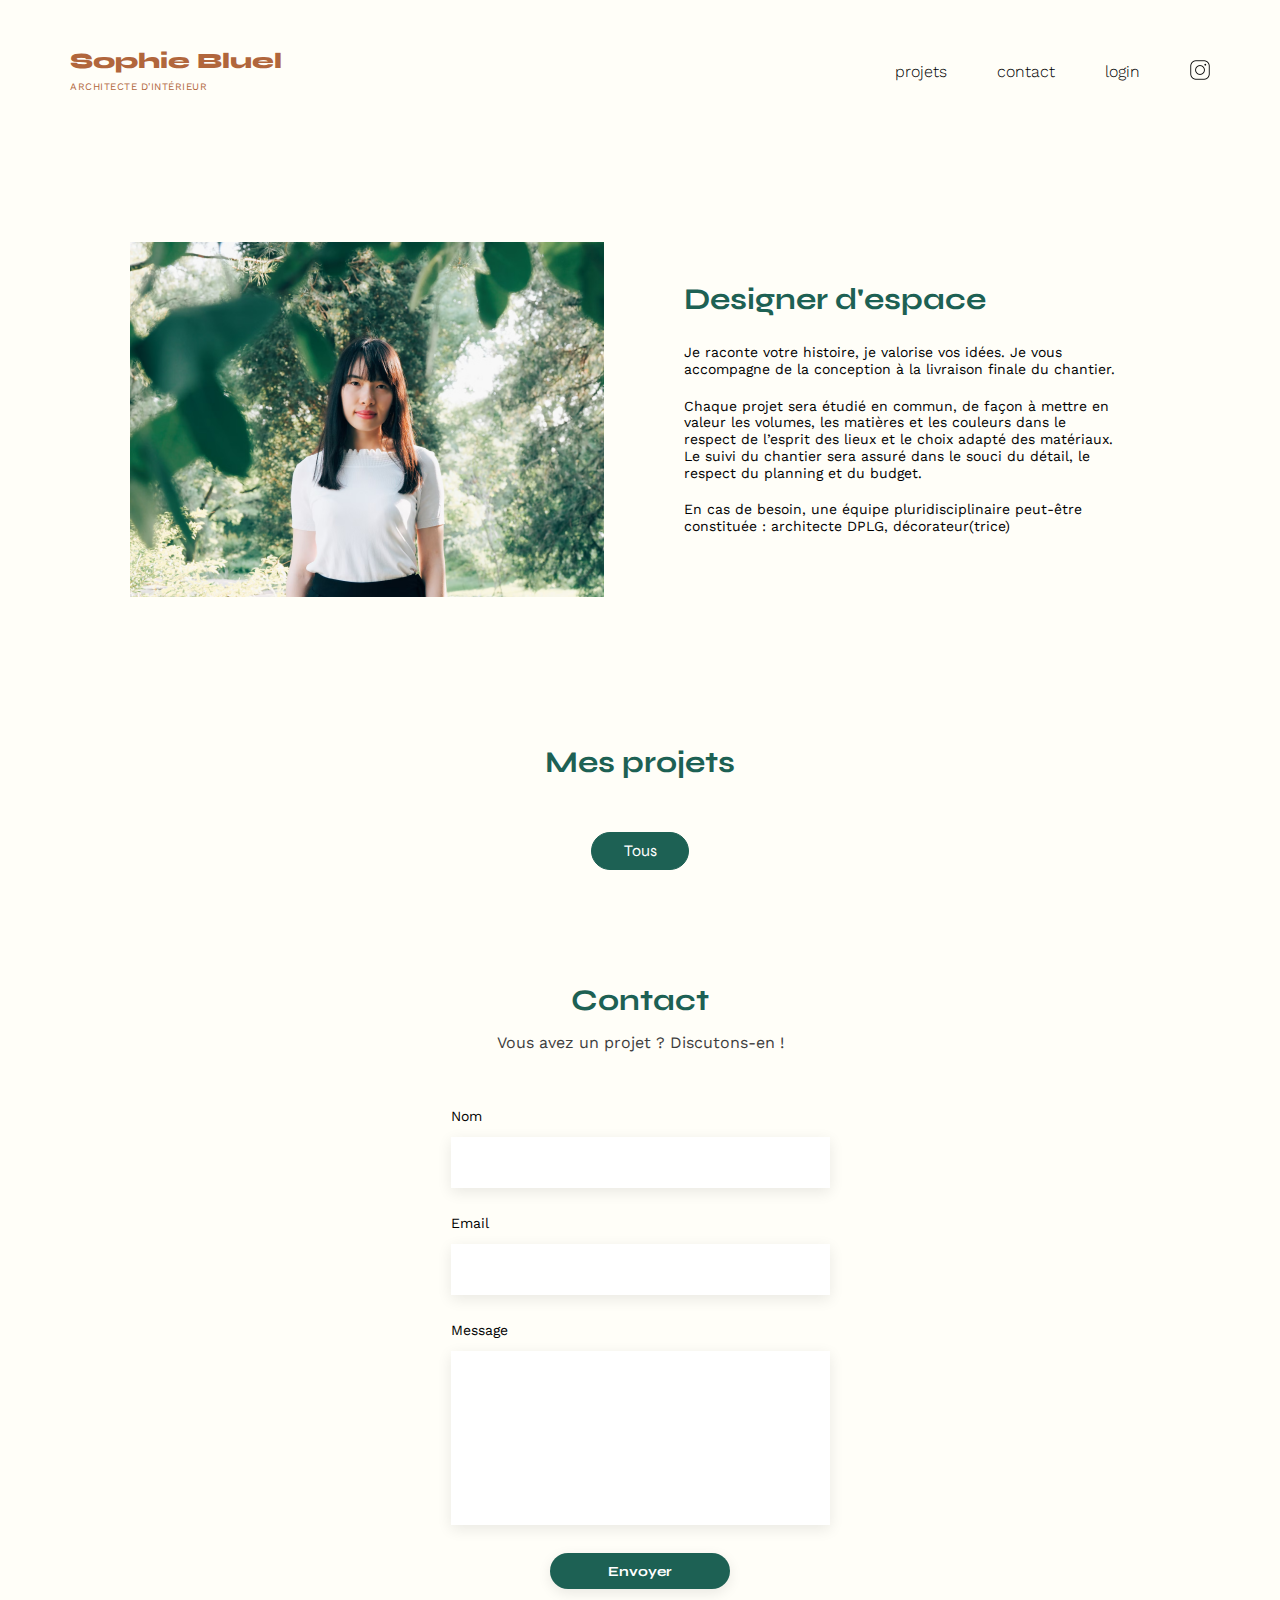
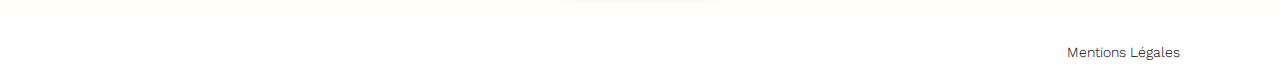
<file: FrontEnd/index.html>
<!DOCTYPE html>
<html lang="fr">
  <head>
    <meta charset="UTF-8" />
    <title>Sophie Bluel - Architecte d'intérieur</title>
    <meta name="viewport" content="width=device-width, initial-scale=1.0" />
    <link rel="preconnect" href="https://fonts.googleapis.com" />
    <link rel="preconnect" href="https://fonts.gstatic.com" crossorigin />
    <link
      href="https://fonts.googleapis.com/css2?family=Syne:wght@700;800&family=Work+Sans:wght@300;400;500;700&display=swap"
      rel="stylesheet"
    />
    <link
      rel="stylesheet"
      href="https://cdnjs.cloudflare.com/ajax/libs/font-awesome/6.2.1/css/all.min.css"
    />
    <meta name="description" content="" />
    <link rel="stylesheet" href="./assets/style.css" />
    <link rel="stylesheet" href="./assets/modale.css" />
  </head>
  <body>
    <header>
      <a href="./index.html">
        <h1>Sophie Bluel <span>ARCHITECTE D'INTÉRIEUR</span></h1>
      </a>
      <nav>
        <ul>
          <li><a href="#portfolio">projets</a></li>
          <li><a href="#contact">contact</a></li>
          <li class="login"><a href="./Login.html">login</a></li>
          <li class="logo-container">
            <a href="">
              <img
                src="./assets/icons/instagram.png"
                alt="Instagram"
                id="logo-instagram"
              />
            </a>
          </li>
        </ul>
      </nav>
    </header>
    <main>
      <section id="introduction">
        <h2 class="balise-cachee">Introduction</h2>
        <figure>
          <img src="./assets/images/sophie-bluel.png" alt="" />
        </figure>
        <div class="article-wrapper">
          <article>
            <h2>Designer d'espace</h2>
            <p>
              Je raconte votre histoire, je valorise vos idées. Je vous
              accompagne de la conception à la livraison finale du chantier.
            </p>
            <p>
              Chaque projet sera étudié en commun, de façon à mettre en valeur
              les volumes, les matières et les couleurs dans le respect de
              l’esprit des lieux et le choix adapté des matériaux. Le suivi du
              chantier sera assuré dans le souci du détail, le respect du
              planning et du budget.
            </p>
            <p>
              En cas de besoin, une équipe pluridisciplinaire peut-être
              constituée : architecte DPLG, décorateur(trice)
            </p>
          </article>
        </div>
      </section>
      <section id="portfolio">
        <h2 class="portfolio__title">Mes projets</h2>
        <div class="filtres"></div>
        <div class="section-wrapper">
          <div class="gallery"></div>
        </div>
      </section>
      <section id="contact">
        <h2>Contact</h2>
        <p>Vous avez un projet ? Discutons-en !</p>
        <form action="#" method="post">
          <label for="name">Nom</label>
          <input type="text" name="name" id="name" />
          <label for="email">Email</label>
          <input type="email" name="email" id="email" />
          <label for="message">Message</label>
          <textarea name="message" id="message" cols="30" rows="10"></textarea>
          <input
            type="submit"
            value="Envoyer"
            onclick="event.preventDefault()"
          />
        </form>
      </section>
    </main>

    <footer>
      <nav>
        <ul>
          <li class="mentions-legales">Mentions Légales</li>
        </ul>
      </nav>
    </footer>
    <script type="module" src="./js/works.js"></script>
    <script type="module" src="./js/filtres.js"></script>
    <script type="module" src="./js/admin/adminPage.js"></script>
    <script type="module" src="./js/admin/editModale.js"></script>
    <script type="module" src="./js/admin/deleteWork.js"></script>
    <script type="module" src="./js/admin/addWork.js"></script>
  </body>
</html>
</file>
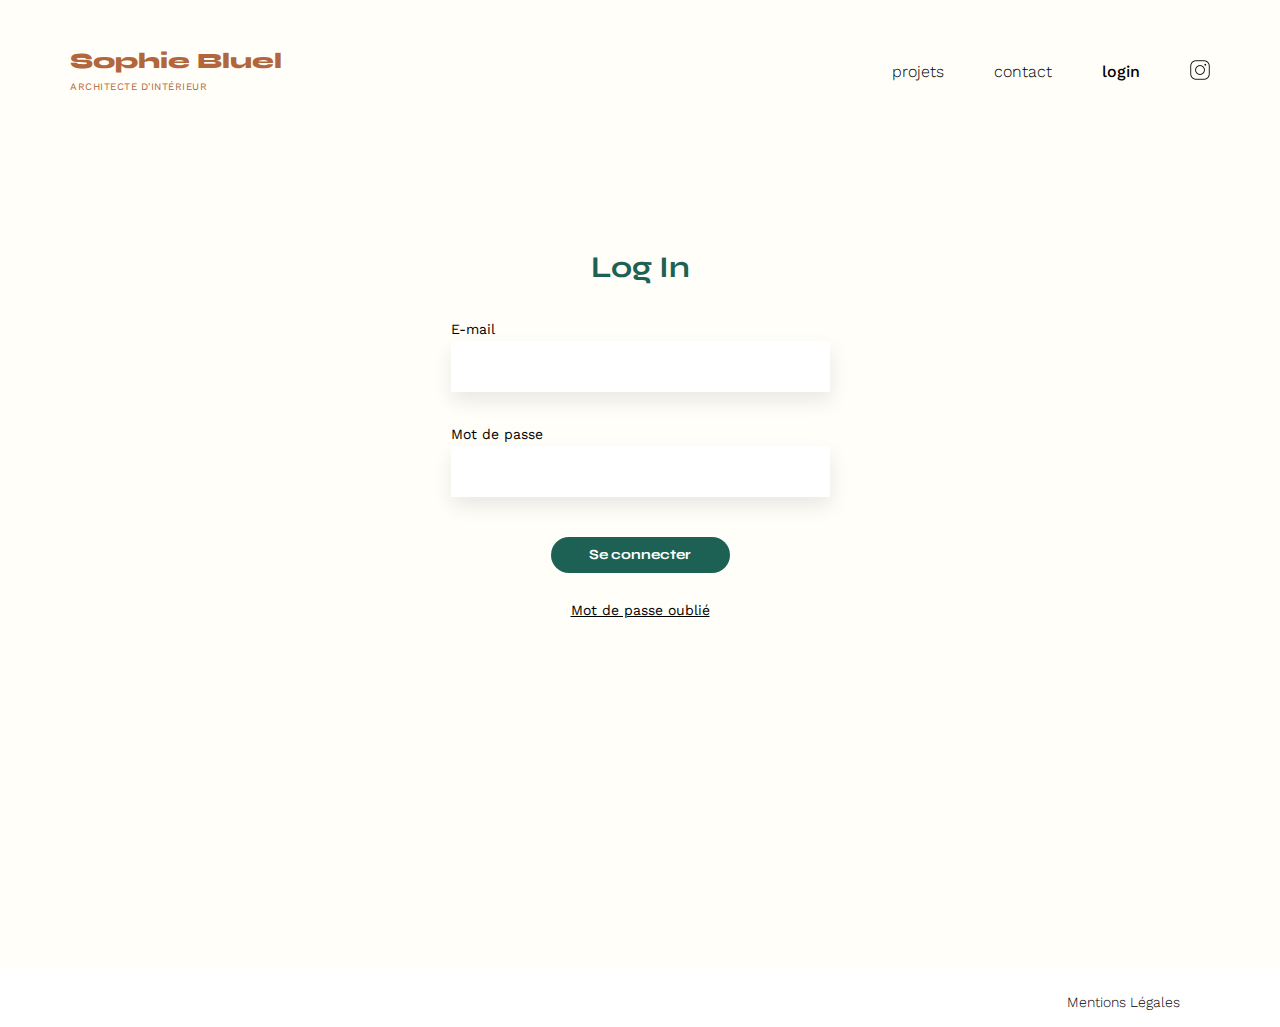
<file: FrontEnd/Login.html>
<!DOCTYPE html>
<html lang="fr">
  <head>
    <meta charset="UTF-8" />
    <title>Sophie Bluel - Architecte d'intérieur</title>
    <meta name="viewport" content="width=device-width, initial-scale=1.0" />
    <link rel="preconnect" href="https://fonts.googleapis.com" />
    <link rel="preconnect" href="https://fonts.gstatic.com" crossorigin />
    <link
      href="https://fonts.googleapis.com/css2?family=Syne:wght@700;800&family=Work+Sans:wght@300;400;500;700&display=swap"
      rel="stylesheet"
    />
    <meta name="description" content="" />
    <link rel="stylesheet" href="./assets/style.css" />
    <link rel="stylesheet" href="./assets/login.css" />
  </head>
  <body>
    <header>
      <a href="./index.html">
        <h1>Sophie Bluel <span>ARCHITECTE D'INTÉRIEUR</span></h1>
      </a>
      <nav>
        <ul>
          <li><a href="index.html#portfolio">projets</a></li>
          <li><a href="index.html#contact">contact</a></li>
          <li class="login"><a href="">login</a></li>
          <li class="logo-container">
            <a href="">
              <img
                src="./assets/icons/instagram.png"
                alt="Instagram"
                id="logo-instagram"
              />
            </a>
          </li>
        </ul>
      </nav>
    </header>

    <main>
      <div class="wrapper">
        <h2>Log In</h2>
        <form>
          <div>
            <label for="email-input">E-mail</label>
            <input
              required
              type="email"
              id="email-input"
              autocomplete="username"
            />
          </div>
          <div>
            <label for="password-input">Mot de passe</label>
            <input
              required
              type="password"
              id="password-input"
              autocomplete="current-password"
            />
          </div>
          <button type="submit" id="submit-btn">Se connecter</button>
        </form>
        <div class="popup-error hidden">
          <h2>Erreur</h2>
          <p>Identifiant ou mot de passe incorrect</p>
          <button id="popup-error__btn">Fermer</button>
        </div>
        <a href="" class="mdp-oublie">Mot de passe oublié</a>
      </div>
    </main>

    <footer>
      <nav>
        <ul>
          <li class="mentions-legales">Mentions Légales</li>
        </ul>
      </nav>
    </footer>
    <script src="./js/auth/auth.js"></script>
  </body>
</html>
</file>
<file: FrontEnd/assets/modale.css>
/* ******************** STYLE GLOBAL DE LA MODALE ******************** */

.modale {
  display: flex;
  align-items: center;
  justify-content: center;
  position: absolute;
  top: 0;
  left: 0;
  right: 0;
  bottom: -70px;
  background: rgba(0, 0, 0, 0.3);
  z-index: 1;
}

.modale-wrapper {
  background-color: #ffffff;
  width: 630px;
  height: 688px;
  border-radius: 10px;
  display: flex;
  justify-content: center;
  align-items: center;
  position: absolute;
  top: 660px;
}

#croix {
  position: absolute;
  top: 40px;
  left: 580px;
  cursor: pointer;
}

#fleche {
  position: absolute;
  top: 30px;
  left: 30px;
  cursor: pointer;
  transform: scale(1.8);
}

#titreModale {
  font-family: "Work Sans";
  font-weight: 400;
  color: black;
  margin-bottom: 10px;
  margin-top: 20px;
  font-size: 26px;
}

/* ******************** STYLES COMMUNS AUX BOUTONS ******************** */

button {
  all: unset;
}

.gallery-container button {
  width: 237px;
  height: 36px;
  background-color: #1d6154;
  color: white;
  text-align: center;
  border-radius: 60px;
  cursor: pointer;
  transition: all 0.2s;
  font-family: "Syne";
  font-weight: 700;
}

.gallery-container button:hover {
  background-color: #123f37;
}

/* ******************** MODALE DE LA GALERIE ******************** */

.gallery-container select {
  width: 420px;
  height: 51px;
  border: none;
  box-shadow: rgba(0, 0, 0, 0.04) -2px 2px 12px 5px;
  appearance: none;
  position: relative;
  max-width: 420px;
  padding-left: 20px;
  font-family: "Work Sans";
  color: #444444;
  cursor: pointer;
  background-color: white;
}

.gallery-container .fa-chevron-down {
  position: absolute;
  top: 17px;
  right: 25px;
  pointer-events: none;
}

.gallery-container {
  display: flex;
  justify-content: center;
  align-items: center;
  flex-direction: column;
  max-width: 420px;
  gap: 15px;
}

.modale-gallery figure {
  opacity: 1;
}

.modale-gallery {
  grid-template-columns: 1fr 1fr 1fr 1fr 1fr;
  grid-column-gap: 10px;
  grid-row-gap: 30px;
}

.modale-gallery figure img {
  position: relative;
  height: 103px;
}

/* ******************** ICONES DE SUPRESSION ******************** */

.fa-sm {
  font-size: 0.75em;
}
.iconBackground {
  width: 17px;
  height: 17px;
  background-color: black;
  display: flex;
  justify-content: center;
  align-items: center;
  position: absolute;
  top: 6px;
  left: 54px;
  border-radius: 2px;
  cursor: pointer;
}

.iconBackground i::before {
  width: 6px;
  height: 6px;
}

/* ******************** MODALE AJOUT PHOTOS ******************** */

#ajouter-photo {
  display: flex;
  flex-direction: column;
  align-items: center;
  justify-content: center;
  width: 420px;
  height: 169px;
  border-radius: 3px;
  background-color: #e8f1f6;
  position: relative;
  margin-top: 10px;
  margin-bottom: 20px;
}

#ajouter-photo .fa-2xl {
  font-size: 1.8em;
}

#ajouter-photo i::before {
  color: #b9c5cc;
}

#ajouter-photo input {
  opacity: 0;
  width: 420px;
  height: 169px;
  z-index: 2;
  cursor: pointer;
}

#ajouter-photo i {
  transform: scale(2.8);
  position: absolute;
  top: 55px;
}

#ajouter-photo-txt {
  display: flex;
  justify-content: center;
  align-items: center;
  background-color: #cbd6dc;
  width: 173px;
  height: 36px;
  border-radius: 50px;
  color: #306685;
  position: absolute;
  top: 100px;
  font-family: "Work Sans";
  font-weight: 500;
}

#ajouter-photo-JpgPng {
  color: #444444;
  position: absolute;
  top: 145px;
  font-size: 10px;
  font-family: "Work Sans";
  font-weight: 400;
}

#input-titre {
  width: 420px;
  height: 51px;
  border: none;
  box-shadow: 2px 5px 11px 6px #00000008;
  padding-left: 20px;
  padding-right: 20px;
  box-sizing: border-box;
  font-family: "Work Sans";
  color: #444444;
}

label {
  align-self: flex-start;
}

.select-container {
  position: relative;
}

/* ******************** LIGNE ET BOUTON AJOUT PHOTOS ******************** */

.line {
  border: solid 0.1px;
  width: 420px;
  color: #1d6154;
  margin-top: 70px;
  margin-bottom: 30px;
}

.ajoutPhoto-line {
  color: #b3b3b3;
  margin-top: 30px;
}

#ajoutPhoto-btn {
  background-color: #a7a7a7;
  cursor: default;
  margin-top: -20px;
}

/* ******************** PREVISUALISATION D'IMAGE ******************** */

#imagePreview {
  display: block;
  height: 100%;
  position: absolute;
  width: 129px;
  object-fit: cover;
  z-index: 1;
}
</file>
<file: FrontEnd/assets/login.css>
/* LIEN LOG IN EN GRAS  */

.login {
  /* text-shadow: 1.3px 0 0 currentColor; */
  font-weight: 500;
}

/* FORMULAIRE  */

.wrapper {
  display: flex;
  flex-direction: column;
  align-items: center;
  gap: 20px;
  margin-top: 160px;
  margin-bottom: 350px;
}

form {
  display: flex;
  flex-direction: column;
  align-items: center;
  margin-top: 20px;
}

form div {
  display: flex;
  flex-direction: column;
  max-width: 100%;
  gap: 5px;
  margin-bottom: 35px;
}

/* INPUTS DU FORMULAIRE */
input,
button {
  all: unset;
}

input {
  background-color: white;
  box-shadow: 1px 9px 20px rgb(0 0 0 / 9%);
  height: 51px;
  width: 359px;
  padding-inline-start: 20px;
}

label {
  font-family: "Work Sans";
}

/* STYLE DES BOUTONS  */
#submit-btn,
.popup-error button {
  background: #1d6154;
  color: white;
  width: 179px;
  height: 36px;
  border-radius: 60px;
  text-align: center;
  font-family: "Syne";
  font-weight: 700;
  margin-top: 5px;
  margin-bottom: 10px;
  cursor: pointer;
  transition: all 0.2s;
}
#submit-btn:hover,
.popup-error button:hover {
  background-color: #123f37;
}

/* MDP OUBLIE */

.mdp-oublie {
  text-decoration: underline;
  cursor: pointer;
}

/* POP-UP D'ERREUR */

.popup-error {
  display: flex;
  gap: 30px;
  justify-content: center;
  align-items: center;
  flex-direction: column;
  height: 45vh;
  width: 60vh;
  background-color: #fffef8;
  border-radius: 15px;
  box-shadow: 1px 9px 20px rgb(0 0 0 / 28%);
  position: absolute;
  transform: scale(0.8);
  opacity: 0;
  visibility: hidden;
  transition: transform 0.3s ease, opacity 0.3s ease, visibility 0.3s ease;
}

.visible {
  transform: scale(1);
  opacity: 1;
  visibility: visible;
}

.assombrir {
  background-color: rgba(0, 0, 0, 0.5);
}

/* GESTION DES ERREURS  */
/* ERREUR EN CAS DE MAUVAIS INPUT */
.input-error {
  border: 2px solid red;
  animation: shakeError 0.4s ease-in-out;
}

/* ANIMATION POUR LES ERREURS  */
@keyframes shakeError {
  0%,
  100% {
    transform: translateX(0);
  }
  25% {
    transform: translateX(-10px);
  }
  50% {
    transform: translateX(10px);
  }
  75% {
    transform: translateX(-10px);
  }
}
</file>
<file: FrontEnd/assets/style.css>
/* http://meyerweb.com/eric/tools/css/reset/
   v2.0 | 20110126
   License: none (public domain)
*/

html,
body,
div,
span,
applet,
object,
iframe,
h1,
h2,
h3,
h4,
h5,
h6,
p,
blockquote,
pre,
a,
abbr,
acronym,
address,
big,
cite,
code,
del,
dfn,
em,
img,
ins,
kbd,
q,
s,
samp,
small,
strike,
strong,
sub,
sup,
tt,
var,
b,
u,
i,
center,
dl,
dt,
dd,
ol,
ul,
li,
fieldset,
form,
label,
legend,
table,
caption,
tbody,
tfoot,
thead,
tr,
th,
td,
article,
aside,
canvas,
details,
embed,
figure,
figcaption,
footer,
header,
hgroup,
menu,
nav,
output,
ruby,
section,
summary,
time,
mark,
audio,
video {
  margin: 0;
  padding: 0;
  border: 0;
  font-size: 100%;
  font: inherit;
  vertical-align: baseline;
}
/* HTML5 display-role reset for older browsers */
article,
aside,
details,
figcaption,
figure,
footer,
header,
hgroup,
menu,
nav,
section {
  display: block;
}

.logout a {
  color: inherit;
}

ol,
ul {
  list-style: none;
}
blockquote,
q {
  quotes: none;
}
blockquote:before,
blockquote:after,
q:before,
q:after {
  content: "";
  content: none;
}
a {
  text-decoration: inherit;
  cursor: pointer;
}

a:visited {
  color: inherit;
}

table {
  border-collapse: collapse;
  border-spacing: 0;
}

/** end reset css**/

/* ******************** GLOBAL ******************** */

html {
  position: relative;
}

body {
  max-width: 1140px;
  margin: auto;
  font-family: "Work Sans";
  font-size: 14px;
  line-height: 1;
  background-color: #fffef8;
}

/* ******************** HEADER ******************** */

header {
  display: flex;
  justify-content: space-between;
  margin: 50px 0;
}

.header--adminMode {
  margin: 100px 0;
}

#logo-instagram {
  width: 20px;
}

.logo-container {
  display: flex;
}

h1 {
  display: flex;
  flex-direction: column;
  font-family: "Syne";
  font-size: 22px;
  font-weight: 800;
  color: #b1663c;
  gap: 10px;
}

h1 > span {
  font-family: "Work Sans";
  font-size: 10px;
  letter-spacing: 0.05em;
  font-weight: 400;
}

nav ul {
  display: flex;
  align-items: center;
  list-style-type: none;
  gap: 50px;
  margin-top: 10px;
}

nav a:link {
  color: inherit;
}

nav li {
  font-size: 16px;
  font-weight: 300;
}

li:hover {
  color: #b1663c;
}

/* ******************** MODE EDITION ******************** */

.modeEdition {
  display: flex;
  justify-content: center;
  align-items: center;
  gap: 20px;
  background-color: black;
  width: 100%;
  height: 59px;
  position: fixed;
  top: 0;
  left: 0;
  z-index: 2;
  font-size: 16px;
}

.modeEdition p {
  color: white;
}

.modeEdition i {
  width: 10px;
}

/* ******************** BOUTON MODIFIER ******************** */

.boutonModifier {
  all: unset;
  display: flex;
  gap: 10px;
  width: 84px;
  cursor: pointer;
}

.boutonModifier p,
i {
  font-size: 14px;
  color: black;
  font-family: "Work Sans";
  font-weight: 400;
}

/* ******************** SECTIONS ******************** */

section {
  margin: 100px 0 60px;
}

/* ******************** SECTION - INTRODUCTION ******************** */

h2 {
  font-family: "Syne";
  font-weight: 700;
  font-size: 30px;
  color: #1d6154;
}

#introduction {
  display: flex;
  align-items: center;
  margin-bottom: 150px;
  margin-top: 150px;
  margin-left: 60px;
  gap: 80px;
}
#introduction figure {
  flex: 1;
}
#introduction img {
  display: block;
  margin: auto;
  width: 474px;
}

#introduction article {
  flex: 1;
  flex-grow: 0.8;
}
#introduction h2 {
  margin-bottom: 1em;
}

#introduction p {
  margin-bottom: 0.5em;
  padding-right: 90px;
  margin-bottom: 20px;
  line-height: 1.2;
  text-align: left;
}

.balise-cachee {
  position: absolute;
  width: 1px;
  height: 1px;
  padding: 0;
  margin: -1px;
  overflow: hidden;
  clip: rect(0, 0, 0, 0);
  white-space: nowrap;
  border: 0;
}
/* ******************** SECTION - PORTFOLIO ******************** */

.portfolio__title {
  display: flex;
  justify-content: center;
  align-items: center;
  gap: 20px;
}

#portfolio h2 {
  text-align: center;
  margin-bottom: 1em;
}

.section-wrapper {
  padding: 0 7%;
}

/* ******************** FILTRES ******************** */

.filtres {
  display: flex;
  justify-content: center;
  gap: 10px;
  margin: 55px 0;
}

.filtres__btn {
  padding: 10px 13px;
  border: 1px solid #1d6154;
  border-radius: 60px;
  font-family: "Syne";
  font-size: 16px;
  color: #1d6154;
  transition: all 0.2s;
}

.filtres__btn:hover {
  background-color: #1d6154;
  color: white;
  cursor: pointer;
}

.filtres__btn--tous {
  width: 70px;
  text-align: center;
}

.clickedButton {
  background-color: #1d6154;
  color: white;
}

.filtres__btn--objets {
  width: 75px;
  text-align: center;
}

/* ******************** GALERIE ******************** */

.gallery {
  width: 100%;
  display: grid;
  grid-template-columns: 1fr 1fr 1fr;
  grid-column-gap: 20px;
  grid-row-gap: 20px;
}

.gallery img {
  width: 100%;
  object-fit: cover;
  min-width: 100%;
  height: 407px;
}

/* ******************** ANIMATION DE LA GALERIE ******************** */

.gallery figure {
  opacity: 0;
  transform: translateY(20px);
  transition: opacity 0.3s ease-out, transform 0.3s ease-out;
}

.gallery figure.visible {
  opacity: 1;
  transform: translateY(0);
}

figcaption {
  margin-top: 10px;
  color: #3d3d3d;
  font-size: 13px;
}

/* ******************** SECTION - CONTACT ******************** */

#contact {
  width: 379px;
  margin: auto;
}

#contact p {
  font-size: 16px;
  color: #3d3d3d;
}

#contact > * {
  text-align: center;
}
#contact h2 {
  margin-bottom: 20px;
}
#contact form {
  text-align: left;
  margin-top: 30px;
  display: flex;
  flex-direction: column;
}

#contact input {
  height: 51px;
  font-size: 14px;
  border: none;
  box-shadow: 0px 4px 14px rgba(0, 0, 0, 0.09);
  box-sizing: border-box;
  padding-left: 20px;
  padding-right: 20px;
}
#contact label {
  margin: 2em 0 1em 0;
}
#contact textarea {
  border: none;
  box-shadow: 0px 4px 14px rgba(0, 0, 0, 0.09);
  height: 174px;
  resize: none;
  padding: 20px;
  box-sizing: border-box;
}

#contact input[type="submit"] {
  height: 36px;
  cursor: pointer;
  transition: all 0.2s;
}

#contact input[type="submit"]:hover {
  background-color: #123f37;
}

/* ******************** FOOTER ******************** */

footer {
  position: absolute;
  background-color: white;
  width: 100%;
  left: 0;
  height: 60px;
}

footer nav ul {
  display: flex;
  justify-content: flex-end;
  margin: 2em;
  margin-right: 100px;
}

.mentions-legales {
  font-size: 14px;
}

.mentions-legales:hover {
  color: black;
}

/* ******************** AUTRES ******************** */

input[type="submit"] {
  font-family: "Syne";
  font-weight: 700;
  color: white;
  background-color: #1d6154;
  margin: 2em auto;
  width: 180px;
  text-align: center;
  border-radius: 60px;
}

/* ******************** DEBUT DE RESPONSIVE A TRAVAILLER SI BESOIN ******************** */
/* @media (max-width: 1024px) {
  header {
    justify-content: space-evenly;
  }
  #introduction {
    display: flex;
    align-items: center;
    margin-bottom: 150px;
    gap: 10px;
    margin-left: 50px;
    margin-right: 50px;
  }

  #introduction img {
    width: 400px;
    height: 350px;
    object-fit: cover;
  }
}

@media (max-width: 768px) {
  header {
    flex-direction: column;
    align-items: center;
  }

  #introduction {
    flex-direction: column;
  }

  .article p {
    text-align: center;
    padding-right: 0;
  }

  #introduction h2 {
    text-align: center;
  }

  .article-wrapper {
    max-width: 400px;
  }

  .header--adminMode {
    margin: 100px 0 0 20px;
  }

  section {
    margin: 20px 0 60px;
  }
} */
</file>
